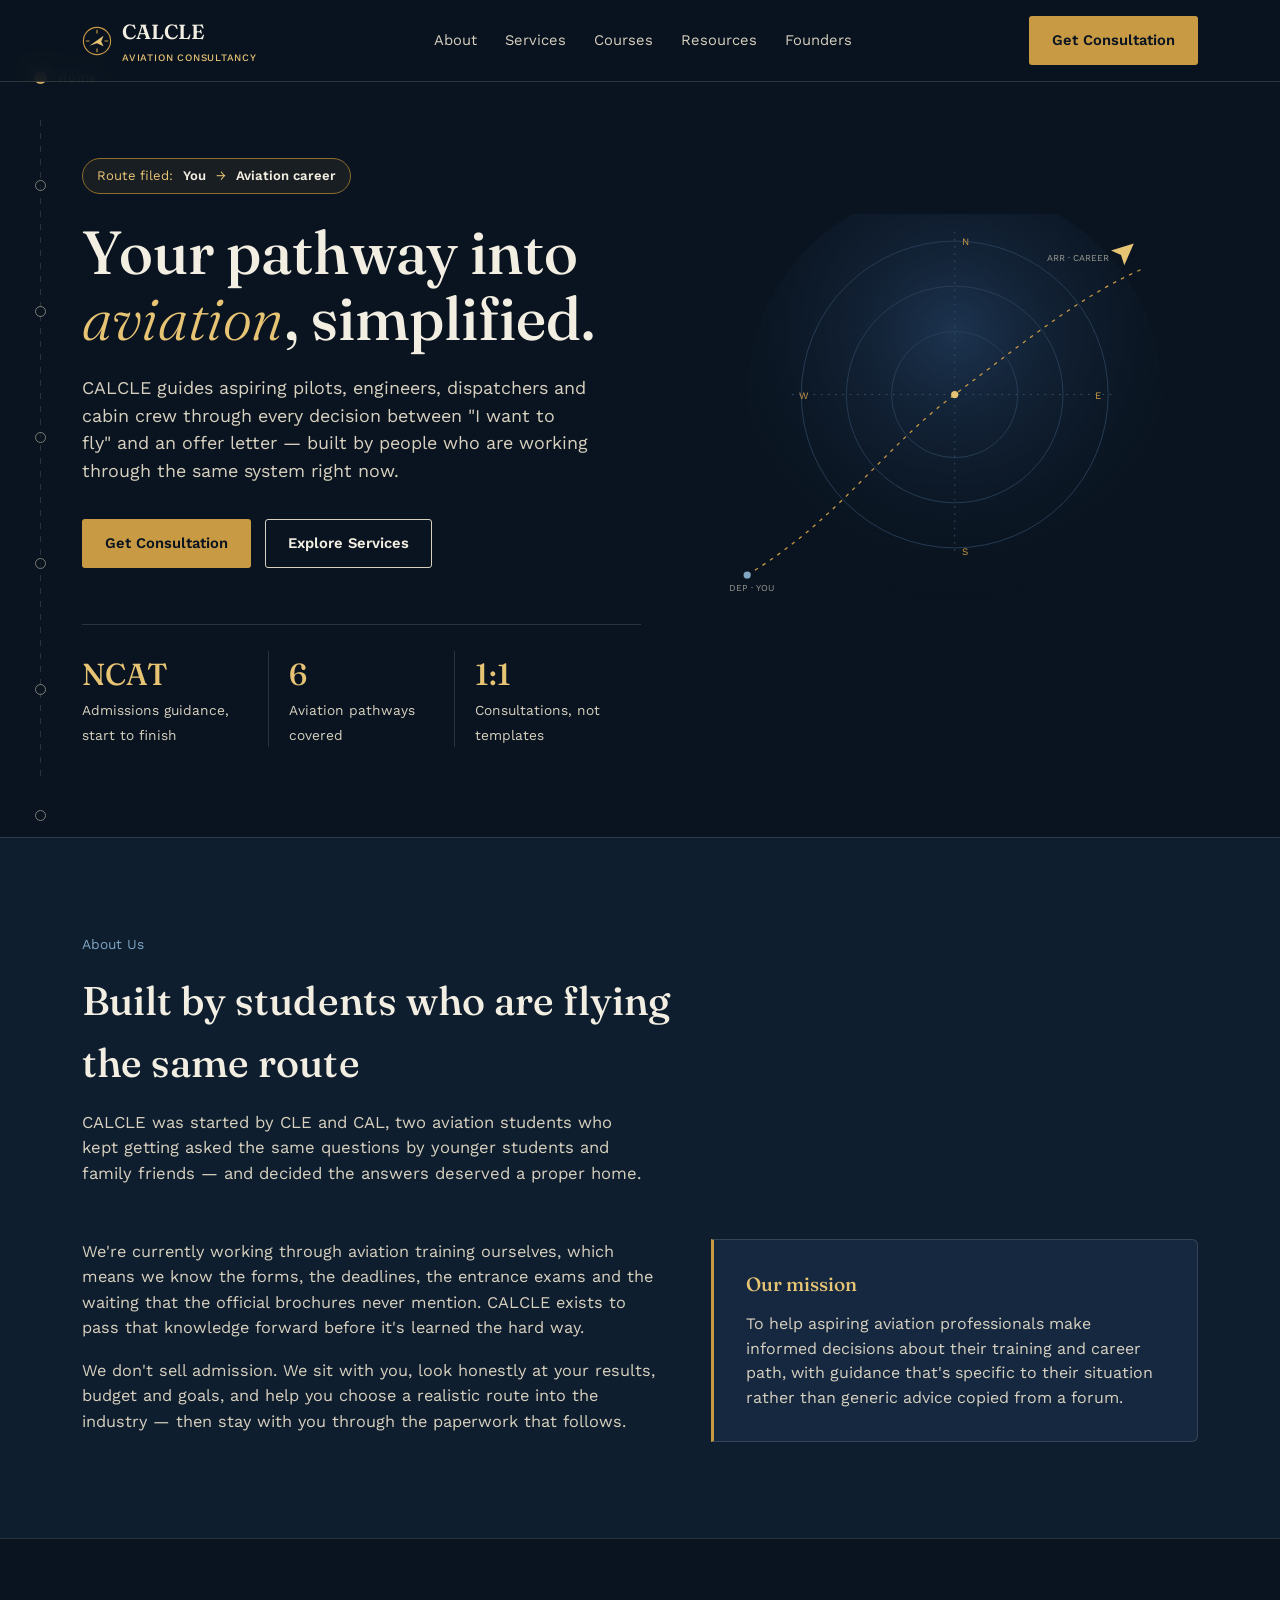
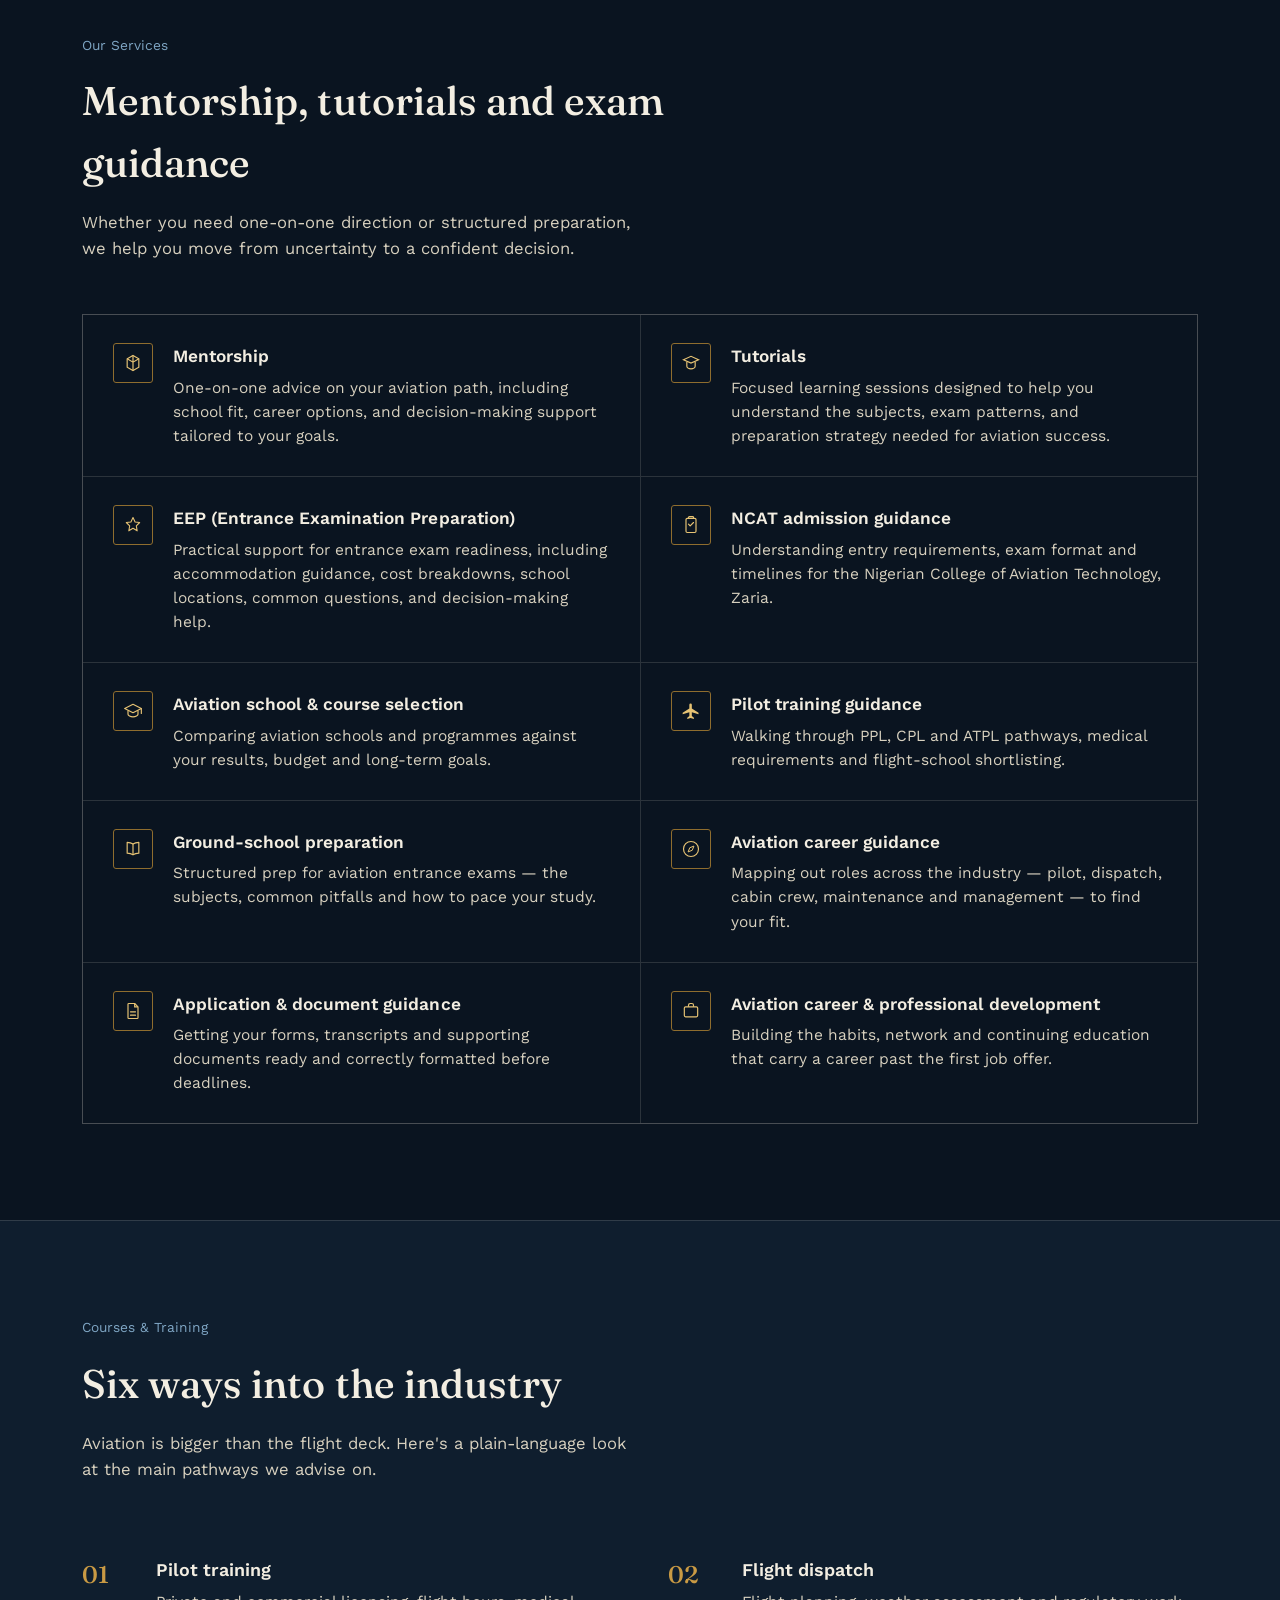
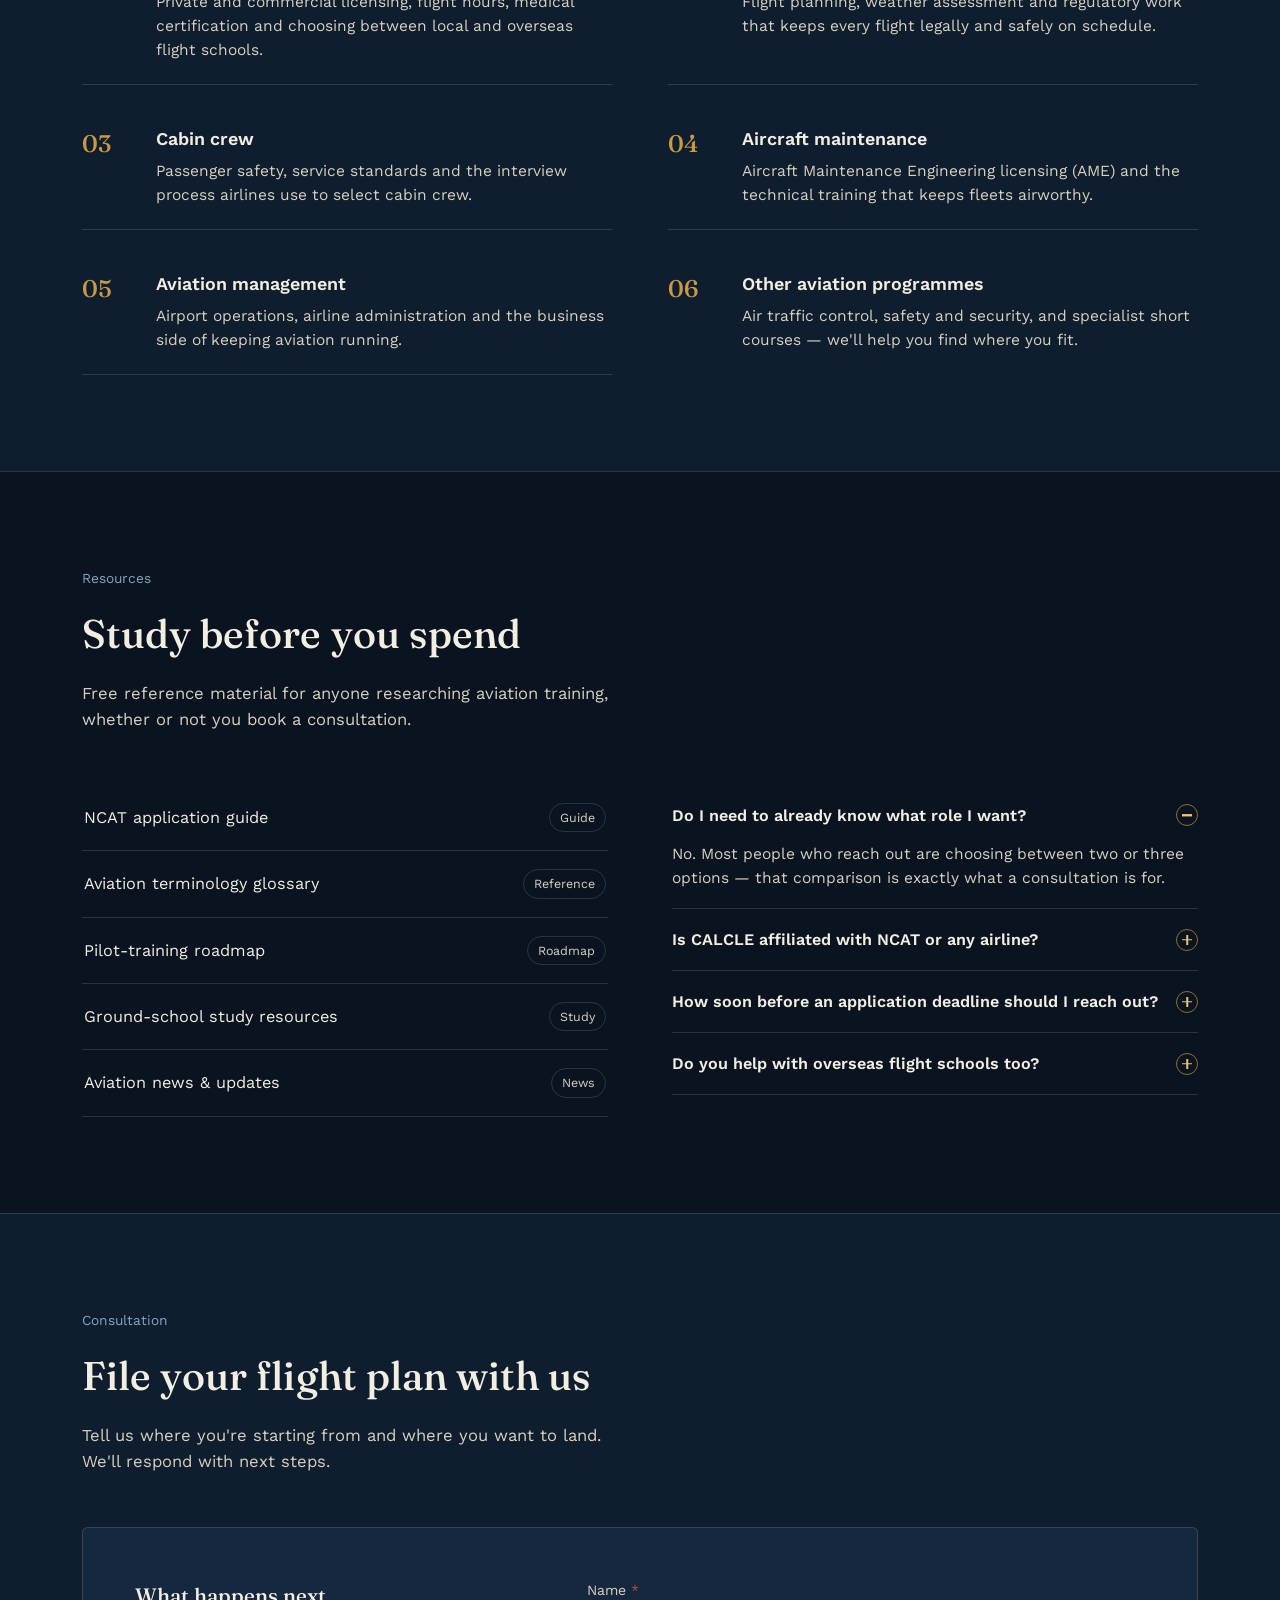
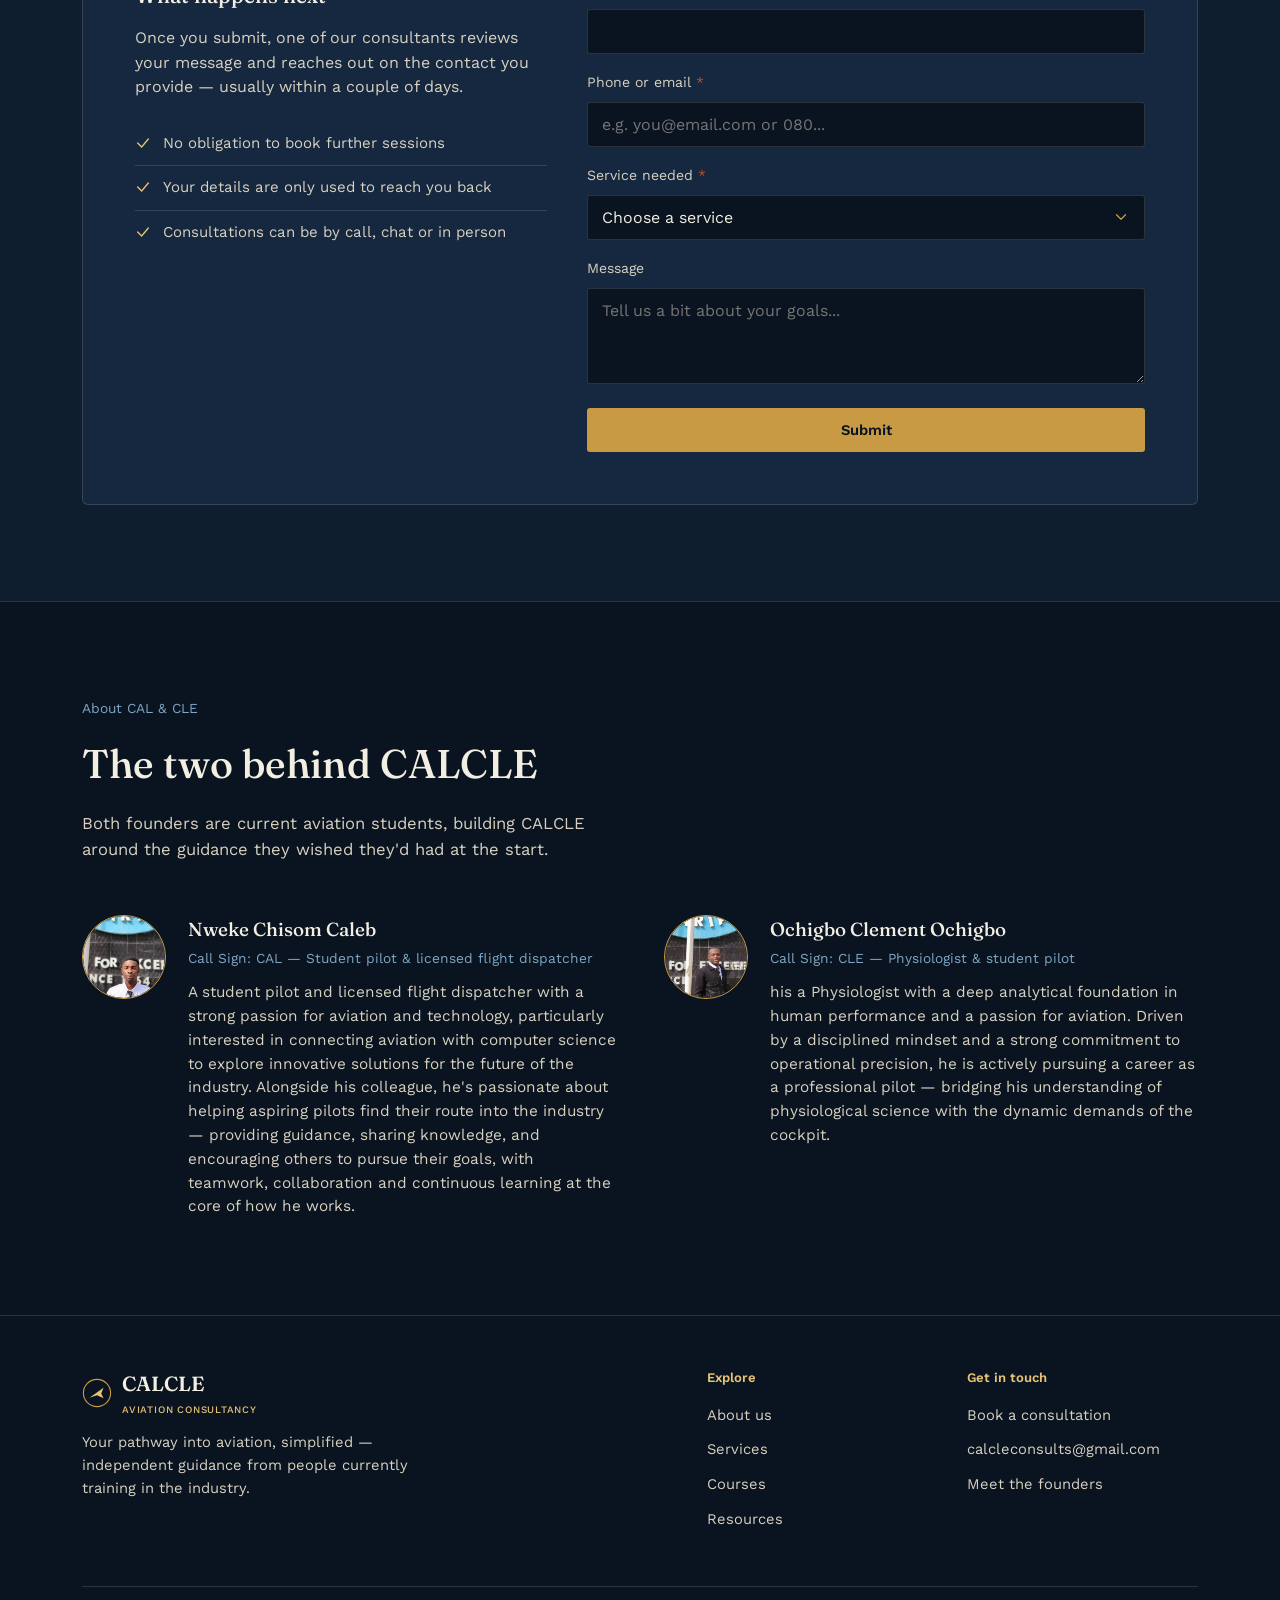
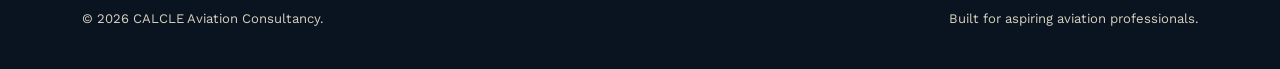
<file: index.html>
<!DOCTYPE html>
<html lang="en">
<head>
<meta charset="UTF-8">
<meta name="viewport" content="width=device-width, initial-scale=1.0">
<title>CALCLE Aviation Consultancy — Your pathway into aviation, simplified</title>
<link rel="preconnect" href="https://fonts.googleapis.com">
<link rel="preconnect" href="https://fonts.gstatic.com" crossorigin>
<link href="https://fonts.googleapis.com/css2?family=Fraunces:ital,opsz,wght@0,9..144,300;0,9..144,500;0,9..144,600;1,9..144,400&family=Work+Sans:wght@400;500;600;700&display=swap" rel="stylesheet">
<link rel="stylesheet" href="styles.css">
</head>
<body>

<div class="route-rail" id="routeRail">
  <div class="wp" data-target="home" style="top:8%"><span>Home</span></div>
  <div class="wp" data-target="about" style="top:20%"><span>About</span></div>
  <div class="wp" data-target="services" style="top:34%"><span>Services</span></div>
  <div class="wp" data-target="courses" style="top:48%"><span>Courses</span></div>
  <div class="wp" data-target="resources" style="top:62%"><span>Resources</span></div>
  <div class="wp" data-target="consultation" style="top:76%"><span>Consultation</span></div>
  <div class="wp" data-target="founders" style="top:90%"><span>Founders</span></div>
</div>

<header>
  <div class="header-inner">
    <a href="#home" class="brand">
      <svg viewBox="0 0 32 32" fill="none" xmlns="http://www.w3.org/2000/svg">
        <circle cx="16" cy="16" r="14.5" stroke="#C99A44" stroke-width="1.2"/>
        <path d="M16 4v4M16 24v4M4 16h4M24 16h4" stroke="#C99A44" stroke-width="1.2"/>
        <path d="M8 21L23 10.5L20.5 16.5L23 21.5L16 18.5L8 21Z" fill="#E7C374"/>
      </svg>
      <span>CALCLE<small>AVIATION CONSULTANCY</small></span>
    </a>
    <nav class="primary" aria-label="Primary">
      <ul>
        <li><a href="#about">About</a></li>
        <li><a href="#services">Services</a></li>
        <li><a href="#courses">Courses</a></li>
        <li><a href="#resources">Resources</a></li>
        <li><a href="#founders">Founders</a></li>
      </ul>
    </nav>
    <a href="#consultation" class="btn btn-primary header-cta">Get Consultation</a>
    <button class="menu-toggle" id="menuToggle" aria-label="Open menu" aria-expanded="false">
      <svg width="20" height="20" viewBox="0 0 24 24" fill="none"><path d="M3 6h18M3 12h18M3 18h18" stroke="#F3EEE2" stroke-width="1.6" stroke-linecap="round"/></svg>
    </button>
  </div>
  <div class="mobile-nav" id="mobileNav">
    <a href="#about">About</a>
    <a href="#services">Services</a>
    <a href="#courses">Courses</a>
    <a href="#resources">Resources</a>
    <a href="#founders">Founders</a>
    <a href="#consultation" class="btn btn-primary">Get Consultation</a>
  </div>
</header>

<main>

  <!-- HOME -->
  <section class="hero" id="home">
    <div class="wrap">
      <div class="hero-copy">
        <span class="flight-tag">Route filed: <b>You</b> → <b>Aviation career</b></span>
        <h1>Your pathway into <em>aviation</em>, simplified.</h1>
        <p class="lede">CALCLE guides aspiring pilots, engineers, dispatchers and cabin crew through every decision between "I want to fly" and an offer letter — built by people who are working through the same system right now.</p>
        <div class="cta-row">
          <a href="#consultation" class="btn btn-primary">Get Consultation</a>
          <a href="#services" class="btn btn-ghost">Explore Services</a>
        </div>
        <div class="hero-stats">
          <div><strong>NCAT</strong><span>Admissions guidance, start to finish</span></div>
          <div><strong>6</strong><span>Aviation pathways covered</span></div>
          <div><strong>1:1</strong><span>Consultations, not templates</span></div>
        </div>
      </div>
      <div class="hero-art" aria-hidden="true">
        <svg viewBox="0 0 560 520" xmlns="http://www.w3.org/2000/svg">
          <defs>
            <radialGradient id="glow" cx="50%" cy="35%" r="65%">
              <stop offset="0%" stop-color="#1D3450"/>
              <stop offset="100%" stop-color="#0A1420" stop-opacity="0"/>
            </radialGradient>
          </defs>
          <circle cx="290" cy="200" r="230" fill="url(#glow)"/>
          <g stroke="#2A4058" stroke-width="1">
            <circle cx="290" cy="200" r="170" fill="none"/>
            <circle cx="290" cy="200" r="120" fill="none"/>
            <circle cx="290" cy="200" r="70" fill="none"/>
          </g>
          <g stroke="#3A5470" stroke-width="1" stroke-dasharray="1 7" stroke-linecap="round">
            <line x1="290" y1="20" x2="290" y2="380"/>
            <line x1="110" y1="200" x2="470" y2="200"/>
          </g>
          <g fill="#C99A44" font-family="Work Sans" font-size="11">
            <text x="298" y="34">N</text>
            <text x="298" y="378">S</text>
            <text x="446" y="205">E</text>
            <text x="118" y="205">W</text>
          </g>
          <path d="M60 400 C 160 340, 210 260, 290 200 S 430 90, 500 60" stroke="#C99A44" stroke-width="1.4" fill="none" stroke-dasharray="4 6"/>
          <circle cx="60" cy="400" r="4" fill="#7FA6C4"/>
          <circle cx="290" cy="200" r="4" fill="#E7C374"/>
          <g transform="translate(478,42) rotate(48)">
            <path d="M0 -14 L11 10 L0 5 L-11 10 Z" fill="#E7C374"/>
          </g>
          <g fill="#D8D1BF" font-family="Work Sans" font-size="10" opacity="0.7">
            <text x="40" y="418">DEP · YOU</text>
            <text x="392" y="52">ARR · CAREER</text>
          </g>
        </svg>
      </div>
    </div>
  </section>

  <!-- ABOUT -->
  <section class="section alt" id="about">
    <div class="wrap">
      <div class="section-head">
        <span class="kicker">About Us</span>
        <h2>Built by students who are flying the same route</h2>
        <p>CALCLE was started by CLE and CAL, two aviation students who kept getting asked the same questions by younger students and family friends — and decided the answers deserved a proper home.</p>
      </div>
      <div class="about-grid">
        <div class="about-copy">
          <p>We're currently working through aviation training ourselves, which means we know the forms, the deadlines, the entrance exams and the waiting that the official brochures never mention. CALCLE exists to pass that knowledge forward before it's learned the hard way.</p>
          <p>We don't sell admission. We sit with you, look honestly at your results, budget and goals, and help you choose a realistic route into the industry — then stay with you through the paperwork that follows.</p>
        </div>
        <div class="mission-card">
          <h3>Our mission</h3>
          <p>To help aspiring aviation professionals make informed decisions about their training and career path, with guidance that's specific to their situation rather than generic advice copied from a forum.</p>
        </div>
      </div>
    </div>
  </section>

  <!-- SERVICES -->
  <section class="section" id="services">
    <div class="wrap">
      <div class="section-head">
        <span class="kicker">Our Services</span>
        <h2>Mentorship, tutorials and exam guidance</h2>
        <p>Whether you need one-on-one direction or structured preparation, we help you move from uncertainty to a confident decision.</p>
      </div>
      <div class="service-list">
        <div class="service-strip">
          <div class="icon">
            <svg viewBox="0 0 24 24" fill="none"><path d="M12 3l7 4v10l-7 4-7-4V7l7-4z" stroke="currentColor" stroke-width="1.4"/><path d="M12 3v18M5 7l7 4 7-4" stroke="currentColor" stroke-width="1.4"/></svg>
          </div>
          <div><h3>Mentorship</h3><p>One-on-one advice on your aviation path, including school fit, career options, and decision-making support tailored to your goals.</p></div>
        </div>
        <div class="service-strip">
          <div class="icon">
            <svg viewBox="0 0 24 24" fill="none"><path d="M3 8l9-4 9 4-9 4-9-4z" stroke="currentColor" stroke-width="1.4"/><path d="M7 10.5V16c0 1.4 2.2 3 5 3s5-1.6 5-3v-5.5" stroke="currentColor" stroke-width="1.4"/></svg>
          </div>
          <div><h3>Tutorials</h3><p>Focused learning sessions designed to help you understand the subjects, exam patterns, and preparation strategy needed for aviation success.</p></div>
        </div>
        <div class="service-strip">
          <div class="icon">
            <svg viewBox="0 0 24 24" fill="none"><path d="M12 3l2.5 5.5L20 9l-4 4 1 6-5-3-5 3 1-6-4-4 5.5-.5L12 3z" stroke="currentColor" stroke-width="1.3" stroke-linejoin="round"/></svg>
          </div>
          <div><h3>EEP (Entrance Examination Preparation)</h3><p>Practical support for entrance exam readiness, including accommodation guidance, cost breakdowns, school locations, common questions, and decision-making help.</p></div>
        </div>
        <div class="service-strip">
          <div class="icon">
            <svg viewBox="0 0 24 24" fill="none"><rect x="6" y="4" width="12" height="17" rx="1.5" stroke="currentColor" stroke-width="1.4"/><path d="M9 4V3a1 1 0 011-1h4a1 1 0 011 1v1" stroke="currentColor" stroke-width="1.4"/><path d="M9 11l2 2 4-4" stroke="currentColor" stroke-width="1.4" stroke-linecap="round" stroke-linejoin="round"/></svg>
          </div>
          <div><h3>NCAT admission guidance</h3><p>Understanding entry requirements, exam format and timelines for the Nigerian College of Aviation Technology, Zaria.</p></div>
        </div>
        <div class="service-strip">
          <div class="icon">
            <svg viewBox="0 0 24 24" fill="none"><path d="M12 4L2 9l10 5 10-5-10-5z" stroke="currentColor" stroke-width="1.4" stroke-linejoin="round"/><path d="M6 11.5V16c0 1.4 2.7 3 6 3s6-1.6 6-3v-4.5" stroke="currentColor" stroke-width="1.4"/><path d="M22 9v6" stroke="currentColor" stroke-width="1.4" stroke-linecap="round"/></svg>
          </div>
          <div><h3>Aviation school &amp; course selection</h3><p>Comparing aviation schools and programmes against your results, budget and long-term goals.</p></div>
        </div>
        <div class="service-strip">
          <div class="icon">
            <svg viewBox="0 0 24 24" fill="none"><path d="M21 16v-2l-8-5V4.5a1.5 1.5 0 00-3 0V9l-8 5v2l8-2.5V18l-2.5 2v1.5l4-1 4 1V20l-2.5-2v-4.5l8 2.5z" fill="currentColor"/></svg>
          </div>
          <div><h3>Pilot training guidance</h3><p>Walking through PPL, CPL and ATPL pathways, medical requirements and flight-school shortlisting.</p></div>
        </div>
        <div class="service-strip">
          <div class="icon">
            <svg viewBox="0 0 24 24" fill="none"><path d="M12 6c-1.8-1.3-4.3-2-7-2v13c2.7 0 5.2.7 7 2 1.8-1.3 4.3-2 7-2V4c-2.7 0-5.2.7-7 2z" stroke="currentColor" stroke-width="1.4" stroke-linejoin="round"/><path d="M12 6v13" stroke="currentColor" stroke-width="1.4"/></svg>
          </div>
          <div><h3>Ground-school preparation</h3><p>Structured prep for aviation entrance exams — the subjects, common pitfalls and how to pace your study.</p></div>
        </div>
        <div class="service-strip">
          <div class="icon">
            <svg viewBox="0 0 24 24" fill="none"><circle cx="12" cy="12" r="9" stroke="currentColor" stroke-width="1.4"/><path d="M15.5 8.5l-2 5-5 2 2-5 5-2z" stroke="currentColor" stroke-width="1.2" stroke-linejoin="round"/></svg>
          </div>
          <div><h3>Aviation career guidance</h3><p>Mapping out roles across the industry — pilot, dispatch, cabin crew, maintenance and management — to find your fit.</p></div>
        </div>
        <div class="service-strip">
          <div class="icon">
            <svg viewBox="0 0 24 24" fill="none"><path d="M7 3h7l4 4v13a1 1 0 01-1 1H7a1 1 0 01-1-1V4a1 1 0 011-1z" stroke="currentColor" stroke-width="1.4" stroke-linejoin="round"/><path d="M14 3v4h4" stroke="currentColor" stroke-width="1.4"/><path d="M9 13h6M9 17h6" stroke="currentColor" stroke-width="1.4" stroke-linecap="round"/></svg>
          </div>
          <div><h3>Application &amp; document guidance</h3><p>Getting your forms, transcripts and supporting documents ready and correctly formatted before deadlines.</p></div>
        </div>
        <div class="service-strip">
          <div class="icon">
            <svg viewBox="0 0 24 24" fill="none"><rect x="4" y="7" width="16" height="12" rx="1.5" stroke="currentColor" stroke-width="1.4"/><path d="M9 7V5a2 2 0 012-2h2a2 2 0 012 2v2" stroke="currentColor" stroke-width="1.4"/></svg>
          </div>
          <div><h3>Aviation career &amp; professional development</h3><p>Building the habits, network and continuing education that carry a career past the first job offer.</p></div>
        </div>
      </div>
    </div>
  </section>

  <!-- COURSES -->
  <section class="section alt" id="courses">
    <div class="wrap">
      <div class="section-head">
        <span class="kicker">Courses &amp; Training</span>
        <h2>Six ways into the industry</h2>
        <p>Aviation is bigger than the flight deck. Here's a plain-language look at the main pathways we advise on.</p>
      </div>
      <div class="pathways">
        <div class="pathway">
          <span class="code">01</span>
          <div><h3>Pilot training</h3><p>Private and commercial licensing, flight hours, medical certification and choosing between local and overseas flight schools.</p></div>
        </div>
        <div class="pathway">
          <span class="code">02</span>
          <div><h3>Flight dispatch</h3><p>Flight planning, weather assessment and regulatory work that keeps every flight legally and safely on schedule.</p></div>
        </div>
        <div class="pathway">
          <span class="code">03</span>
          <div><h3>Cabin crew</h3><p>Passenger safety, service standards and the interview process airlines use to select cabin crew.</p></div>
        </div>
        <div class="pathway">
          <span class="code">04</span>
          <div><h3>Aircraft maintenance</h3><p>Aircraft Maintenance Engineering licensing (AME) and the technical training that keeps fleets airworthy.</p></div>
        </div>
        <div class="pathway">
          <span class="code">05</span>
          <div><h3>Aviation management</h3><p>Airport operations, airline administration and the business side of keeping aviation running.</p></div>
        </div>
        <div class="pathway">
          <span class="code">06</span>
          <div><h3>Other aviation programmes</h3><p>Air traffic control, safety and security, and specialist short courses — we'll help you find where you fit.</p></div>
        </div>
      </div>
    </div>
  </section>

  <!-- RESOURCES -->
  <section class="section" id="resources">
    <div class="wrap">
      <div class="section-head">
        <span class="kicker">Resources</span>
        <h2>Study before you spend</h2>
        <p>Free reference material for anyone researching aviation training, whether or not you book a consultation.</p>
      </div>
      <div class="resource-grid">
        <div>
          <ul class="resource-links">
            <li><a href="https://ncat.gov.ng/hnd-admission-advert_/"><span>NCAT application guide</span><span class="tag">Guide</span></a></li>
            <li><a href="https://drive.google.com/file/d/1H-XJRvzabcf7M4KH1hH3V3IVxvbq3eIk/view?usp=drive_link"><span>Aviation terminology glossary</span><span class="tag">Reference</span></a></li>
            <li><a href="https://atpflightschool.com/become-a-pilot/airline-career/how-to-become-a-pilot.html"><span>Pilot-training roadmap</span><span class="tag">Roadmap</span></a></li>
            <li><a href="https://drive.google.com/file/d/1d86k9g-ge2ovyDnTDIHV9IsReFmxKl2_/view"><span>Ground-school study resources</span><span class="tag">Study</span></a></li>
            <li><a href="https://ncat.gov.ng/"><span>Aviation news &amp; updates</span><span class="tag">News</span></a></li>
          </ul>
        </div>
        <div class="faq">
          <details open>
            <summary>Do I need to already know what role I want?<span class="plus"></span></summary>
            <p>No. Most people who reach out are choosing between two or three options — that comparison is exactly what a consultation is for.</p>
          </details>
          <details>
            <summary>Is CALCLE affiliated with NCAT or any airline?<span class="plus"></span></summary>
            <p>No. We're an independent consultancy run by aviation students. We guide you through official processes; we don't represent any institution.</p>
          </details>
          <details>
            <summary>How soon before an application deadline should I reach out?<span class="plus"></span></summary>
            <p>As early as possible — ideally a few months out, since document gathering and exam prep both take time.</p>
          </details>
          <details>
            <summary>Do you help with overseas flight schools too?<span class="plus"></span></summary>
            <p>Yes, alongside Nigerian institutions like NCAT — we'll walk through what fits your budget and goals.</p>
          </details>
        </div>
      </div>
    </div>
  </section>

  <!-- CONSULTATION -->
  <section class="section alt" id="consultation">
    <div class="wrap">
      <div class="section-head">
        <span class="kicker">Consultation</span>
        <h2>File your flight plan with us</h2>
        <p>Tell us where you're starting from and where you want to land. We'll respond with next steps.</p>
      </div>
      <div class="consult-panel">
        <div class="consult-info">
          <h3>What happens next</h3>
          <p>Once you submit, one of our consultants reviews your message and reaches out on the contact you provide — usually within a couple of days.</p>
          <ul>
            <li><svg viewBox="0 0 24 24" fill="none"><path d="M4 12l6 6L20 6" stroke="currentColor" stroke-width="2" stroke-linecap="round"/></svg> No obligation to book further sessions</li>
            <li><svg viewBox="0 0 24 24" fill="none"><path d="M4 12l6 6L20 6" stroke="currentColor" stroke-width="2" stroke-linecap="round"/></svg> Your details are only used to reach you back</li>
            <li><svg viewBox="0 0 24 24" fill="none"><path d="M4 12l6 6L20 6" stroke="currentColor" stroke-width="2" stroke-linecap="round"/></svg> Consultations can be by call, chat or in person</li>
          </ul>
        </div>
        <form class="consult-form" id="consultForm" action="https://formspree.io/f/mljezwkb" method="POST" novalidate>
          <input type="hidden" name="_subject" value="New consultation request — CALCLE Aviation">
          <input type="text" name="_gotcha" style="display:none" tabindex="-1" autocomplete="off">
          <div class="field" id="field-name">
            <label for="name">Name <span class="req">*</span></label>
            <input type="text" id="name" name="name" autocomplete="name">
            <small class="err">Please enter your name.</small>
          </div>
          <div class="field" id="field-contact">
            <label for="contact">Phone or email <span class="req">*</span></label>
            <input type="text" id="contact" name="contact" autocomplete="email" placeholder="e.g. you@email.com or 080...">
            <small class="err">Please enter a phone number or email.</small>
          </div>
          <div class="field" id="field-service">
            <label for="service">Service needed <span class="req">*</span></label>
            <select id="service" name="service">
              <option value="" selected disabled>Choose a service</option>
              <option>Mentorship</option>
              <option>Tutorials</option>
              <option>EEP (Entrance Examination Preparation)</option>
              <option>NCAT admission guidance</option>
              <option>Aviation school / course selection</option>
              <option>Pilot training guidance</option>
              <option>Ground-school preparation</option>
              <option>Aviation career guidance</option>
              <option>Application / document guidance</option>
              <option>Aviation career &amp; professional development</option>
              <option>Not sure yet</option>
            </select>
            <small class="err">Please choose a service.</small>
          </div>
          <div class="field" id="field-message">
            <label for="message">Message</label>
            <textarea id="message" name="message" placeholder="Tell us a bit about your goals..."></textarea>
          </div>
          <button type="submit" class="btn btn-primary">Submit</button>
          <div class="form-status" id="formStatus">Message received — we'll get back to you shortly.</div>
        </form>
      </div>
    </div>
  </section>

  <!-- FOUNDERS -->
  <section class="section" id="founders">
    <div class="wrap">
      <div class="section-head">
        <span class="kicker">About CAL &amp; CLE</span>
        <h2>The two behind CALCLE</h2>
        <p>Both founders are current aviation students, building CALCLE around the guidance they wished they'd had at the start.</p>
      </div>
      <div class="founders">
        <div class="founder-card">
          <div class="badge badge-photo"><img src="images/founder-cal.jpg" alt="Nweke Chisom Caleb, call sign CAL, co-founder of CALCLE Aviation Consultancy, at the Nigerian College of Aviation Technology, Zaria"></div>
          <div class="founder-copy">
            <h3>Nweke Chisom Caleb</h3>
            <span class="role">Call Sign: CAL — Student pilot &amp; licensed flight dispatcher</span>
            <p>A student pilot and licensed flight dispatcher with a strong passion for aviation and technology, particularly interested in connecting aviation with computer science to explore innovative solutions for the future of the industry. Alongside his colleague, he's passionate about helping aspiring pilots find their route into the industry — providing guidance, sharing knowledge, and encouraging others to pursue their goals, with teamwork, collaboration and continuous learning at the core of how he works.</p>
          </div>
        </div>
        <div class="founder-card">
          <div class="badge badge-photo"><img src="images/founder-cle.jpg" alt="Clement Ochigbo, call sign CLE, co-founder of CALCLE Aviation Consultancy, at the Nigerian College of Aviation Technology, Zaria"></div>
          <div class="founder-copy">
            <h3>Ochigbo Clement Ochigbo</h3>
            <span class="role">Call Sign: CLE — Physiologist &amp; student pilot</span>
            <p>his a Physiologist with a deep analytical foundation in human performance and a passion for aviation. Driven by a disciplined mindset and a strong commitment to operational precision, he is actively pursuing a career as a professional pilot — bridging his understanding of physiological science with the dynamic demands of the cockpit.</p>
          </div>
        </div>
      </div>
    </div>
  </section>

</main>

<footer>
  <div class="wrap">
    <div class="footer-grid">
      <div class="footer-brand">
        <a href="#home" class="brand">
          <svg viewBox="0 0 32 32" fill="none" xmlns="http://www.w3.org/2000/svg">
            <circle cx="16" cy="16" r="14.5" stroke="#C99A44" stroke-width="1.2"/>
            <path d="M8 21L23 10.5L20.5 16.5L23 21.5L16 18.5L8 21Z" fill="#E7C374"/>
          </svg>
          <span>CALCLE<small>AVIATION CONSULTANCY</small></span>
        </a>
        <p>Your pathway into aviation, simplified — independent guidance from people currently training in the industry.</p>
      </div>
      <div class="footer-cols">
        <div>
          <h4>Explore</h4>
          <ul>
            <li><a href="#about">About us</a></li>
            <li><a href="#services">Services</a></li>
            <li><a href="#courses">Courses</a></li>
            <li><a href="#resources">Resources</a></li>
          </ul>
        </div>
        <div>
          <h4>Get in touch</h4>
          <ul>
            <li><a href="#consultation">Book a consultation</a></li>
            <li><a href="mailto:calcleconsults@gmail.com">calcleconsults@gmail.com</a></li>
            <li><a href="#founders">Meet the founders</a></li>
          </ul>
        </div>
      </div>
    </div>
    <div class="footer-bottom">
      <span>© 2026 CALCLE Aviation Consultancy.</span>
      <span>Built for aspiring aviation professionals.</span>
    </div>
  </div>
</footer>

<script src="scripts.js"></script>

</body>
</html>
</file>
<file: styles.css>
:root{
    --navy-950:#0A1420;
    --navy-900:#0F1E2E;
    --navy-800:#152840;
    --navy-700:#1D3450;
    --brass-500:#C99A44;
    --brass-300:#E7C374;
    --brass-700:#8F6D2E;
    --paper-100:#F3EEE2;
    --paper-300:#D8D1BF;
    --sky-400:#7FA6C4;
    --rust-500:#B1502E;
    --line:rgba(243,238,226,0.14);
    --radius-s:3px;
    --radius-m:6px;
    --maxw:1180px;
    font-size:16px;
  }

  *{box-sizing:border-box;}
  html{scroll-behavior:smooth;}
  html,body{overflow-x:hidden;width:100%;color-scheme:dark;}
  body{
    margin:0;
    background:var(--navy-950);
    color:var(--paper-100);
    font-family:"Work Sans",sans-serif;
    font-weight:400;
    line-height:1.55;
    -webkit-font-smoothing:antialiased;
  }
  img{max-width:100%;display:block;}
  a{color:inherit;}
  h1,h2,h3,h4{
    font-family:"Fraunces",serif;
    font-weight:500;
    margin:0;
    letter-spacing:0.001em;
  }
  p{margin:0;}
  .wrap{max-width:var(--maxw);margin:0 auto;padding:0 32px;}
  section{position:relative;}

  ::selection{background:var(--brass-500);color:var(--navy-950);}

  /* focus visibility */
  a:focus-visible,button:focus-visible,input:focus-visible,textarea:focus-visible,select:focus-visible,summary:focus-visible{
    outline:2px solid var(--brass-300);
    outline-offset:3px;
  }

  @media (prefers-reduced-motion: reduce){
    html{scroll-behavior:auto;}
    *{animation-duration:0.01ms !important; animation-iteration-count:1 !important; transition-duration:0.01ms !important;}
  }

  /* ---------- Route rail (signature element) ---------- */
  .route-rail{
    position:fixed;
    left:40px;
    top:0;
    bottom:0;
    width:2px;
    z-index:5;
    display:none;
  }
  .route-rail::before{
    content:"";
    position:absolute;
    top:120px;
    bottom:120px;
    left:0;
    width:1px;
    background:repeating-linear-gradient(to bottom, var(--line) 0 6px, transparent 6px 13px);
  }
  .route-rail .wp{
    position:absolute;
    left:-5px;
    width:11px;height:11px;
    border-radius:50%;
    background:var(--navy-950);
    border:1.5px solid var(--paper-300);
    opacity:0.55;
    transition:opacity .25s ease, border-color .25s ease, transform .25s ease;
  }
  .route-rail .wp.active{
    opacity:1;
    border-color:var(--brass-300);
    background:var(--brass-500);
    transform:scale(1.15);
  }
  .route-rail .wp span{
    position:absolute;
    left:20px;
    top:50%;
    transform:translateY(-50%);
    font-size:11px;
    letter-spacing:0.06em;
    color:var(--paper-300);
    white-space:nowrap;
    opacity:0;
    transition:opacity .2s ease;
    pointer-events:none;
  }
  .route-rail .wp.active span{opacity:0.8;}

  @media (min-width:1180px){
    .route-rail{display:block;}
  }

  /* ---------- Header ---------- */
  header{
    position:sticky;
    top:0;
    z-index:20;
    background:rgba(10,20,32,0.86);
    backdrop-filter:blur(10px);
    border-bottom:1px solid var(--line);
  }
  .header-inner{
    display:flex;
    align-items:center;
    justify-content:space-between;
    padding:16px 32px;
    max-width:var(--maxw);
    margin:0 auto;
    gap:24px;
  }
  .brand{
    display:flex;
    align-items:center;
    gap:10px;
    font-family:"Fraunces",serif;
    font-size:1.28rem;
    font-weight:600;
    text-decoration:none;
    color:var(--paper-100);
    flex-shrink:0;
  }
  .brand svg{width:30px;height:30px;flex-shrink:0;}
  .brand small{
    display:block;
    font-family:"Work Sans",sans-serif;
    font-weight:500;
    font-size:0.62rem;
    letter-spacing:0.08em;
    color:var(--brass-300);
    margin-top:2px;
  }
  nav.primary{display:none;}
  nav.primary ul{
    display:flex;
    gap:28px;
    list-style:none;
    margin:0;padding:0;
  }
  nav.primary a{
    text-decoration:none;
    font-size:0.92rem;
    color:var(--paper-300);
    border-bottom:1px solid transparent;
    padding-bottom:3px;
    transition:color .2s ease, border-color .2s ease;
  }
  nav.primary a:hover{color:var(--paper-100);border-color:var(--brass-500);}
  .header-cta{
    display:none;
  }
  .btn{
    display:inline-flex;
    align-items:center;
    gap:8px;
    padding:12px 22px;
    border-radius:var(--radius-s);
    font-size:0.92rem;
    font-weight:600;
    text-decoration:none;
    cursor:pointer;
    border:1px solid transparent;
    font-family:"Work Sans",sans-serif;
    transition:transform .15s ease, background .2s ease, border-color .2s ease, color .2s ease;
  }
  .btn:active{transform:translateY(1px);}
  .btn-primary{background:var(--brass-500);color:var(--navy-950);}
  .btn-primary:hover{background:var(--brass-300);}
  .btn-ghost{background:transparent;color:var(--paper-100);border-color:var(--paper-300);}
  .btn-ghost:hover{border-color:var(--brass-300);color:var(--brass-300);}

  .menu-toggle{
    background:none;border:1px solid var(--line);border-radius:var(--radius-s);
    width:42px;height:42px;
    display:flex;align-items:center;justify-content:center;
    color:var(--paper-100);cursor:pointer;
  }
  @media (min-width:900px){
    nav.primary{display:block;}
    .header-cta{display:inline-flex;}
    .menu-toggle{display:none;}
  }

  .mobile-nav{
    display:none;
    flex-direction:column;
    gap:2px;
    padding:8px 32px 20px;
    border-bottom:1px solid var(--line);
    background:var(--navy-950);
  }
  .mobile-nav.open{display:flex;}
  .mobile-nav a{
    text-decoration:none;color:var(--paper-100);
    padding:12px 4px;
    border-bottom:1px solid var(--line);
    font-size:0.98rem;
  }
  .mobile-nav .btn{margin-top:12px;justify-content:center;}

  /* ---------- Hero ---------- */
  .hero{
    padding:76px 0 90px;
    overflow:hidden;
  }
  .hero .wrap{
    display:grid;
    grid-template-columns:1fr;
    gap:52px;
    align-items:center;
  }
  .flight-tag{
    display:inline-flex;
    align-items:center;
    gap:10px;
    font-size:0.82rem;
    color:var(--brass-300);
    border:1px solid var(--brass-700);
    background:rgba(201,154,68,0.08);
    padding:7px 14px;
    border-radius:999px;
    margin-bottom:26px;
  }
  .flight-tag b{color:var(--paper-100);font-weight:600;}
  .hero h1{
    font-size:clamp(2.4rem,5.4vw,3.8rem);
    line-height:1.08;
    max-width:14ch;
    color:var(--paper-100);
    animation:rise .8s cubic-bezier(.2,.8,.25,1) both;
  }
  .hero h1 em{
    font-style:italic;
    color:var(--brass-300);
    font-weight:300;
  }
  @keyframes rise{
    from{opacity:0;transform:translateY(16px);}
    to{opacity:1;transform:translateY(0);}
  }
  .hero .lede{
    margin-top:22px;
    font-size:1.12rem;
    color:var(--paper-300);
    max-width:46ch;
  }
  .hero .cta-row{
    margin-top:34px;
    display:flex;
    gap:14px;
    flex-wrap:wrap;
  }
  .hero-art{
    position:relative;
  }
  .hero-art svg{width:100%;height:auto;}
  .hero-stats{
    display:grid;
    grid-template-columns:repeat(3,1fr);
    gap:0;
    margin-top:56px;
    border-top:1px solid var(--line);
    padding-top:26px;
  }
  .hero-stats div{padding-right:16px;}
  .hero-stats div + div{border-left:1px solid var(--line);padding-left:20px;}
  .hero-stats strong{
    display:block;
    font-family:"Fraunces",serif;
    font-size:1.9rem;
    font-weight:500;
    color:var(--brass-300);
  }
  .hero-stats span{font-size:0.86rem;color:var(--paper-300);}

  @media (min-width:900px){
    .hero .wrap{grid-template-columns:1.05fr 0.95fr;}
  }

  /* ---------- Section framing ---------- */
  .section{
    padding:96px 0;
    border-top:1px solid var(--line);
  }
  .section.alt{background:var(--navy-900);}
  .section-head{
    max-width:640px;
    margin-bottom:52px;
  }
  .kicker{
    font-size:0.86rem;
    color:var(--sky-400);
    margin-bottom:14px;
    display:block;
  }
  .section-head h2{
    font-size:clamp(1.9rem,3.4vw,2.5rem);
    color:var(--paper-100);
    font-weight:500;
  }
  .section-head p{
    margin-top:16px;
    color:var(--paper-300);
    font-size:1.04rem;
    max-width:56ch;
  }

  /* ---------- About ---------- */
  .about-grid{
    display:grid;
    grid-template-columns:1fr;
    gap:44px;
  }
  .about-copy p{color:var(--paper-300);margin-bottom:18px;font-size:1.02rem;}
  .about-copy p:last-child{margin-bottom:0;}
  .mission-card{
    background:var(--navy-800);
    border:1px solid var(--line);
    border-left:3px solid var(--brass-500);
    padding:30px 32px;
    border-radius:0 var(--radius-m) var(--radius-m) 0;
  }
  .mission-card h3{
    font-size:1.2rem;
    color:var(--brass-300);
    font-weight:500;
    margin-bottom:12px;
  }
  .mission-card p{color:var(--paper-300);}
  @media (min-width:900px){
    .about-grid{grid-template-columns:1.2fr 1fr;}
  }

  /* ---------- Services ---------- */
  .service-list{
    display:grid;
    grid-template-columns:1fr;
    gap:1px;
    background:var(--line);
    border:1px solid var(--line);
  }
  .service-strip{
    background:var(--navy-950);
    padding:28px 30px;
    display:grid;
    grid-template-columns:auto 1fr;
    gap:20px;
    align-items:start;
    transition:background .2s ease;
  }
  .section.alt .service-strip{background:var(--navy-900);}
  .service-strip:hover{background:var(--navy-800);}
  .service-strip .icon{
    width:40px;height:40px;
    flex-shrink:0;
    border:1px solid var(--brass-700);
    border-radius:var(--radius-s);
    display:flex;align-items:center;justify-content:center;
    color:var(--brass-300);
  }
  .service-strip .icon svg{width:20px;height:20px;}
  .service-strip h3{
    font-size:1.08rem;
    font-weight:600;
    font-family:"Work Sans",sans-serif;
    color:var(--paper-100);
    margin-bottom:6px;
  }
  .service-strip p{color:var(--paper-300);font-size:0.97rem;}
  @media (min-width:760px){
    .service-list{grid-template-columns:1fr 1fr;}
  }

  /* ---------- Courses ---------- */
  .pathways{
    display:grid;
    grid-template-columns:1fr;
    gap:18px;
  }
  .pathway{
    display:grid;
    grid-template-columns:56px 1fr;
    gap:18px;
    padding:22px 0;
    border-bottom:1px solid var(--line);
  }
  .pathway:last-child{border-bottom:none;}
  .pathway .code{
    font-family:"Fraunces",serif;
    font-size:1.5rem;
    color:var(--brass-500);
    font-weight:500;
  }
  .pathway h3{
    font-size:1.12rem;
    font-family:"Work Sans",sans-serif;
    font-weight:600;
    color:var(--paper-100);
    margin-bottom:6px;
  }
  .pathway p{color:var(--paper-300);font-size:0.97rem;max-width:60ch;}
  @media (min-width:900px){
    .pathways{grid-template-columns:1fr 1fr;column-gap:56px;}
    .pathway{border-bottom:1px solid var(--line);}
  }

  /* ---------- Resources ---------- */
  .resource-grid{
    display:grid;
    grid-template-columns:1fr;
    gap:40px;
  }
  .resource-links{list-style:none;margin:0;padding:0;}
  .resource-links li{
    border-bottom:1px solid var(--line);
  }
  .resource-links a{
    display:flex;
    justify-content:space-between;
    align-items:center;
    padding:18px 2px;
    text-decoration:none;
    color:var(--paper-100);
    font-size:1.02rem;
  }
  .resource-links a span.tag{
    font-size:0.78rem;
    color:var(--paper-300);
    border:1px solid var(--line);
    padding:4px 10px;
    border-radius:999px;
  }
  .resource-links a:hover{color:var(--brass-300);}

  .faq details{
    border-bottom:1px solid var(--line);
    padding:18px 0;
  }
  .faq summary{
    cursor:pointer;
    list-style:none;
    display:flex;
    justify-content:space-between;
    align-items:center;
    gap:16px;
    font-weight:600;
    color:var(--paper-100);
    font-size:1.01rem;
  }
  .faq summary::-webkit-details-marker{display:none;}
  .faq summary .plus{
    flex-shrink:0;
    width:22px;height:22px;
    border:1px solid var(--brass-700);
    border-radius:50%;
    position:relative;
  }
  .faq summary .plus::before,.faq summary .plus::after{
    content:"";
    position:absolute;
    background:var(--brass-300);
    top:50%;left:50%;
    transform:translate(-50%,-50%);
  }
  .faq summary .plus::before{width:10px;height:1.5px;}
  .faq summary .plus::after{width:1.5px;height:10px;transition:transform .2s ease;}
  .faq details[open] summary .plus::after{transform:translate(-50%,-50%) rotate(90deg);}
  .faq p{margin-top:14px;color:var(--paper-300);font-size:0.97rem;max-width:60ch;}

  @media (min-width:900px){
    .resource-grid{grid-template-columns:1fr 1fr;gap:64px;}
  }

  /* ---------- Consultation ---------- */
  .consult-panel{
    background:var(--navy-800);
    border:1px solid var(--line);
    border-radius:var(--radius-m);
    padding:44px;
    display:grid;
    grid-template-columns:1fr;
    gap:40px;
  }
  .consult-info h3{
    font-size:1.3rem;
    color:var(--paper-100);
    margin-bottom:14px;
    font-weight:500;
  }
  .consult-info p{color:var(--paper-300);margin-bottom:22px;}
  .consult-info ul{list-style:none;margin:0;padding:0;}
  .consult-info li{
    display:flex;
    gap:12px;
    padding:10px 0;
    border-top:1px solid var(--line);
    color:var(--paper-300);
    font-size:0.94rem;
  }
  .consult-info li:first-of-type{border-top:none;}
  .consult-info li svg{width:16px;height:16px;flex-shrink:0;margin-top:3px;color:var(--brass-300);}

  form.consult-form{display:flex;flex-direction:column;gap:18px;}
  .field{display:flex;flex-direction:column;gap:8px;}
  .field label{font-size:0.88rem;color:var(--paper-300);}
  .field .req{color:var(--rust-500);}
  .field input,.field select,.field textarea{
    background:var(--navy-950);
    border:1px solid var(--line);
    border-radius:var(--radius-s);
    padding:12px 14px;
    color:var(--paper-100);
    font-family:"Work Sans",sans-serif;
    font-size:16px;
    width:100%;
  }
  .field select{
    appearance:none;
    -webkit-appearance:none;
    background-image:url("data:image/svg+xml;utf8,<svg xmlns='http://www.w3.org/2000/svg' viewBox='0 0 24 24' fill='none'><path d='M6 9l6 6 6-6' stroke='%23C99A44' stroke-width='1.6' stroke-linecap='round' stroke-linejoin='round'/></svg>");
    background-repeat:no-repeat;
    background-position:right 14px center;
    background-size:18px;
    padding-right:40px;
  }
  .field textarea{resize:vertical;min-height:96px;}
  .field input:focus,.field select:focus,.field textarea:focus{border-color:var(--brass-500);}
  .field small.err{color:var(--rust-500);font-size:0.8rem;display:none;}
  .field.invalid input,.field.invalid select,.field.invalid textarea{border-color:var(--rust-500);}
  .field.invalid small.err{display:block;}
  .consult-form .btn{margin-top:6px;justify-content:center;}
  .form-status{
    display:none;
    padding:14px 16px;
    border-radius:var(--radius-s);
    background:rgba(201,154,68,0.12);
    border:1px solid var(--brass-700);
    color:var(--brass-300);
    font-size:0.92rem;
  }
  .form-status.show{display:block;}
  .form-status.error{
    background:rgba(177,80,46,0.14);
    border-color:var(--rust-500);
    color:#E29276;
  }

  @media (min-width:900px){
    .consult-panel{grid-template-columns:0.85fr 1.15fr;padding:52px;}
  }

  /* ---------- Founders ---------- */
  .founders{
    display:grid;
    grid-template-columns:1fr;
    gap:36px;
  }
  .founder-card{
    display:flex;
    gap:22px;
    align-items:flex-start;
  }
  .badge{
    width:84px;height:84px;
    border-radius:50%;
    flex-shrink:0;
    background:var(--navy-800);
    border:1.5px solid var(--brass-500);
    display:flex;align-items:center;justify-content:center;
    font-family:"Fraunces",serif;
    font-size:1.5rem;
    color:var(--brass-300);
    position:relative;
  }
  .badge::after{
    content:"";
    position:absolute;
    inset:-6px;
    border-radius:50%;
    border:1px dashed var(--brass-700);
  }
  .badge-photo{
    padding:0;
    overflow:hidden;
  }
  .badge-photo img{
    width:100%;
    height:100%;
    object-fit:cover;
    border-radius:50%;
    display:block;
  }
  .founder-copy h3{
    font-size:1.18rem;
    color:var(--paper-100);
    font-weight:500;
  }
  .founder-copy .role{
    display:block;
    font-size:0.86rem;
    color:var(--sky-400);
    margin-top:4px;
    margin-bottom:12px;
  }
  .founder-copy p{color:var(--paper-300);font-size:0.96rem;}
  @media (min-width:760px){
    .founders{grid-template-columns:1fr 1fr;gap:48px;}
  }

  /* ---------- Footer ---------- */
  footer{
    padding:52px 0 40px;
    border-top:1px solid var(--line);
  }
  .footer-grid{
    display:grid;
    grid-template-columns:1fr;
    gap:36px;
  }
  .footer-brand .brand{margin-bottom:14px;}
  .footer-brand p{color:var(--paper-300);font-size:0.92rem;max-width:40ch;}
  .footer-cols{
    display:grid;
    grid-template-columns:1fr 1fr;
    gap:28px;
  }
  .footer-cols h4{
    font-size:0.82rem;
    color:var(--brass-300);
    font-weight:600;
    margin-bottom:14px;
    font-family:"Work Sans",sans-serif;
  }
  .footer-cols ul{list-style:none;margin:0;padding:0;}
  .footer-cols li{margin-bottom:10px;}
  .footer-cols a{text-decoration:none;color:var(--paper-300);font-size:0.92rem;}
  .footer-cols a:hover{color:var(--brass-300);}
  .footer-bottom{
    margin-top:44px;
    padding-top:22px;
    border-top:1px solid var(--line);
    display:flex;
    flex-wrap:wrap;
    justify-content:space-between;
    gap:12px;
    font-size:0.82rem;
    color:var(--paper-300);
  }
  @media (min-width:900px){
    .footer-grid{grid-template-columns:1.2fr 1fr;}
  }

  /* ---------- Phone-width fixes ---------- */
  @media (max-width:640px){
    :root{--maxw:100%;}
    .wrap{padding:0 20px;}
    .header-inner{padding:14px 20px;gap:12px;}
    .brand{font-size:1.08rem;}
    .brand svg{width:26px;height:26px;}
    .brand small{display:none;}
    .mobile-nav{padding:8px 20px 20px;}

    .hero{padding:48px 0 56px;}
    .flight-tag{font-size:0.76rem;padding:6px 12px;}
    .hero h1{max-width:100%;font-size:clamp(2rem,9vw,2.6rem);}
    .hero .lede{font-size:1rem;}
    .cta-row{flex-direction:column;align-items:stretch;}
    .cta-row .btn{width:100%;justify-content:center;}
    .hero-stats{grid-template-columns:1fr;row-gap:16px;margin-top:40px;}
    .hero-stats div{padding-right:0;}
    .hero-stats div + div{border-left:none;padding-left:0;border-top:1px solid var(--line);padding-top:16px;}

    .section{padding:60px 0;}
    .section-head{margin-bottom:36px;}
    .section-head h2{font-size:1.7rem;}

    .service-strip{padding:22px 20px;gap:14px;grid-template-columns:36px 1fr;}
    .service-strip .icon{width:36px;height:36px;}

    .pathway{grid-template-columns:40px 1fr;gap:14px;padding:18px 0;}
    .pathway .code{font-size:1.2rem;}

    .consult-panel{padding:24px 18px;gap:28px;}
    .consult-info h3{font-size:1.15rem;}
    .consult-info li{font-size:0.9rem;padding:9px 0;}
    form.consult-form{gap:16px;}
    .field select{background-position:right 12px center;}

    .founder-card{flex-direction:column;gap:16px;}
    .badge{width:64px;height:64px;font-size:1.1rem;}

    .footer-cols{grid-template-columns:1fr 1fr;gap:20px;}
    .footer-bottom{flex-direction:column;}

    .resource-links a{gap:10px;padding:16px 2px;font-size:0.95rem;}
    .resource-links a span.tag{flex-shrink:0;font-size:0.72rem;padding:3px 8px;}
    .faq summary{font-size:0.95rem;}
  }
</file>
